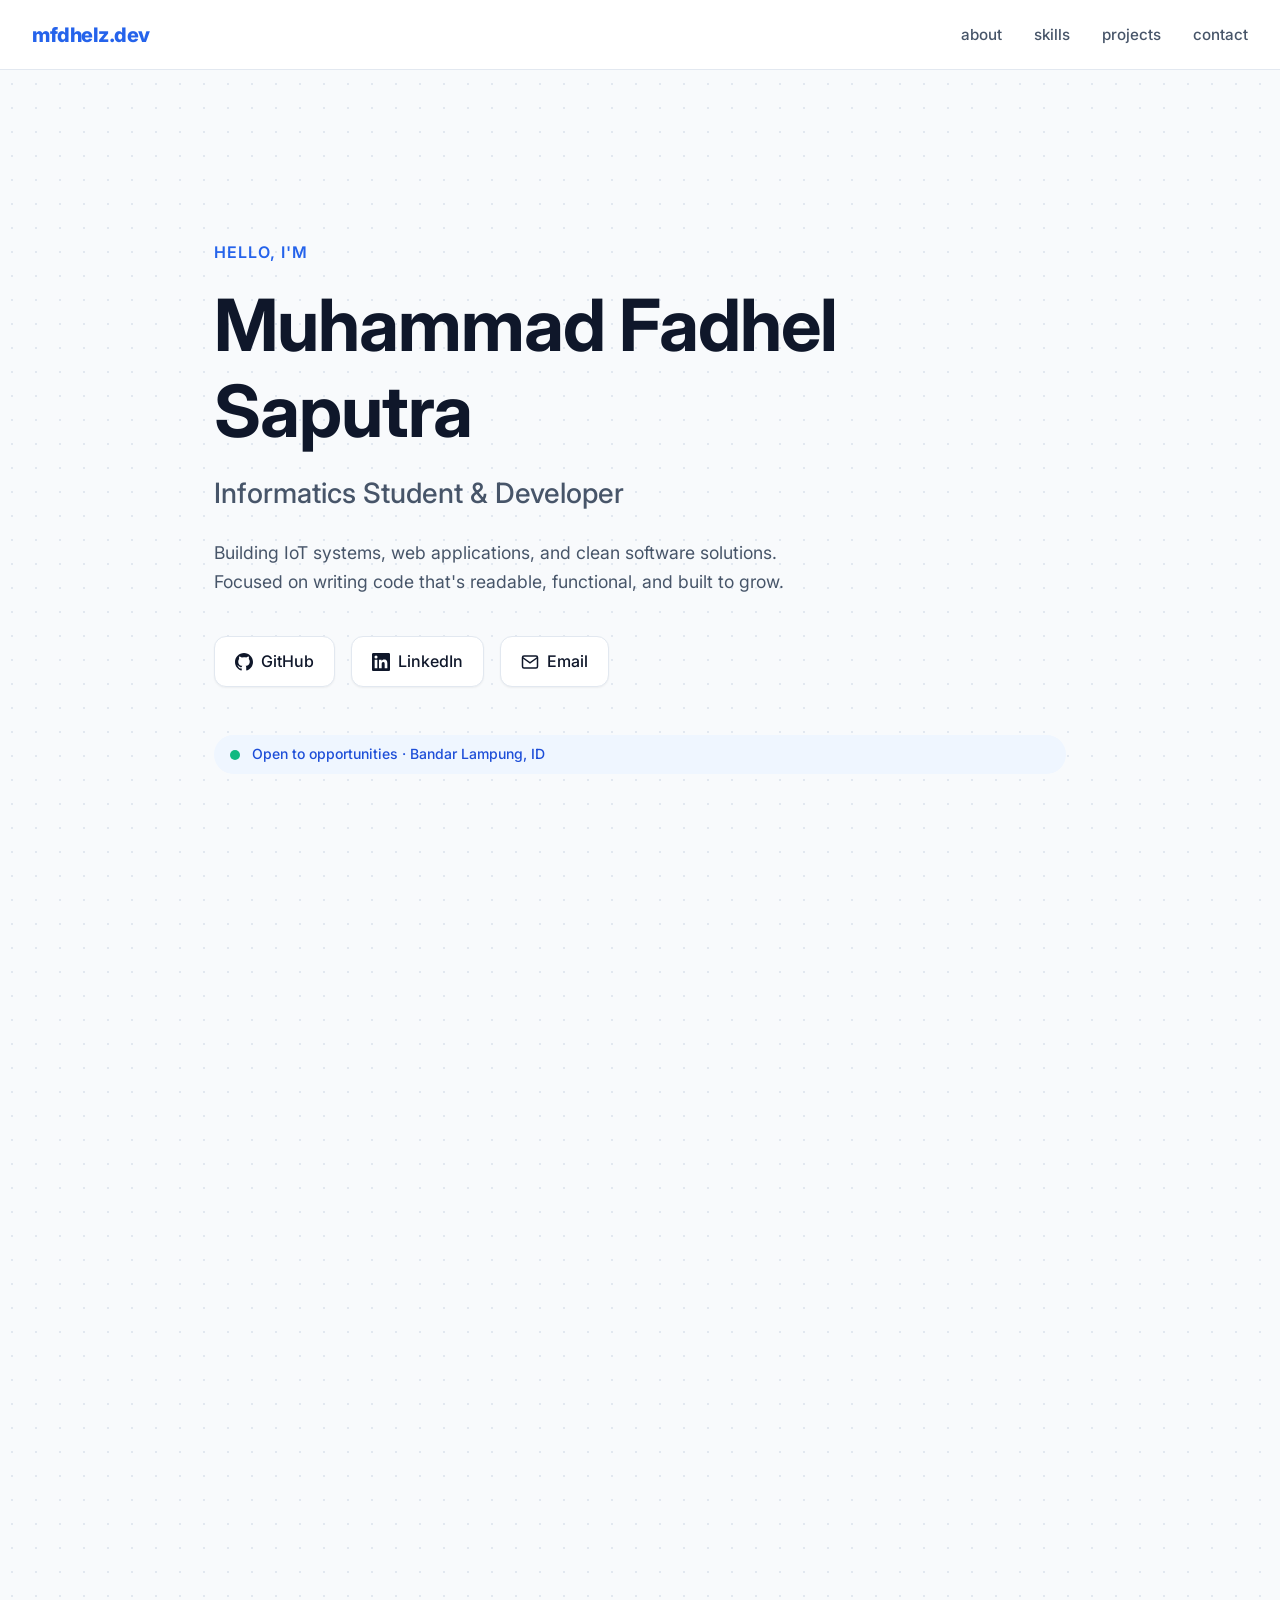
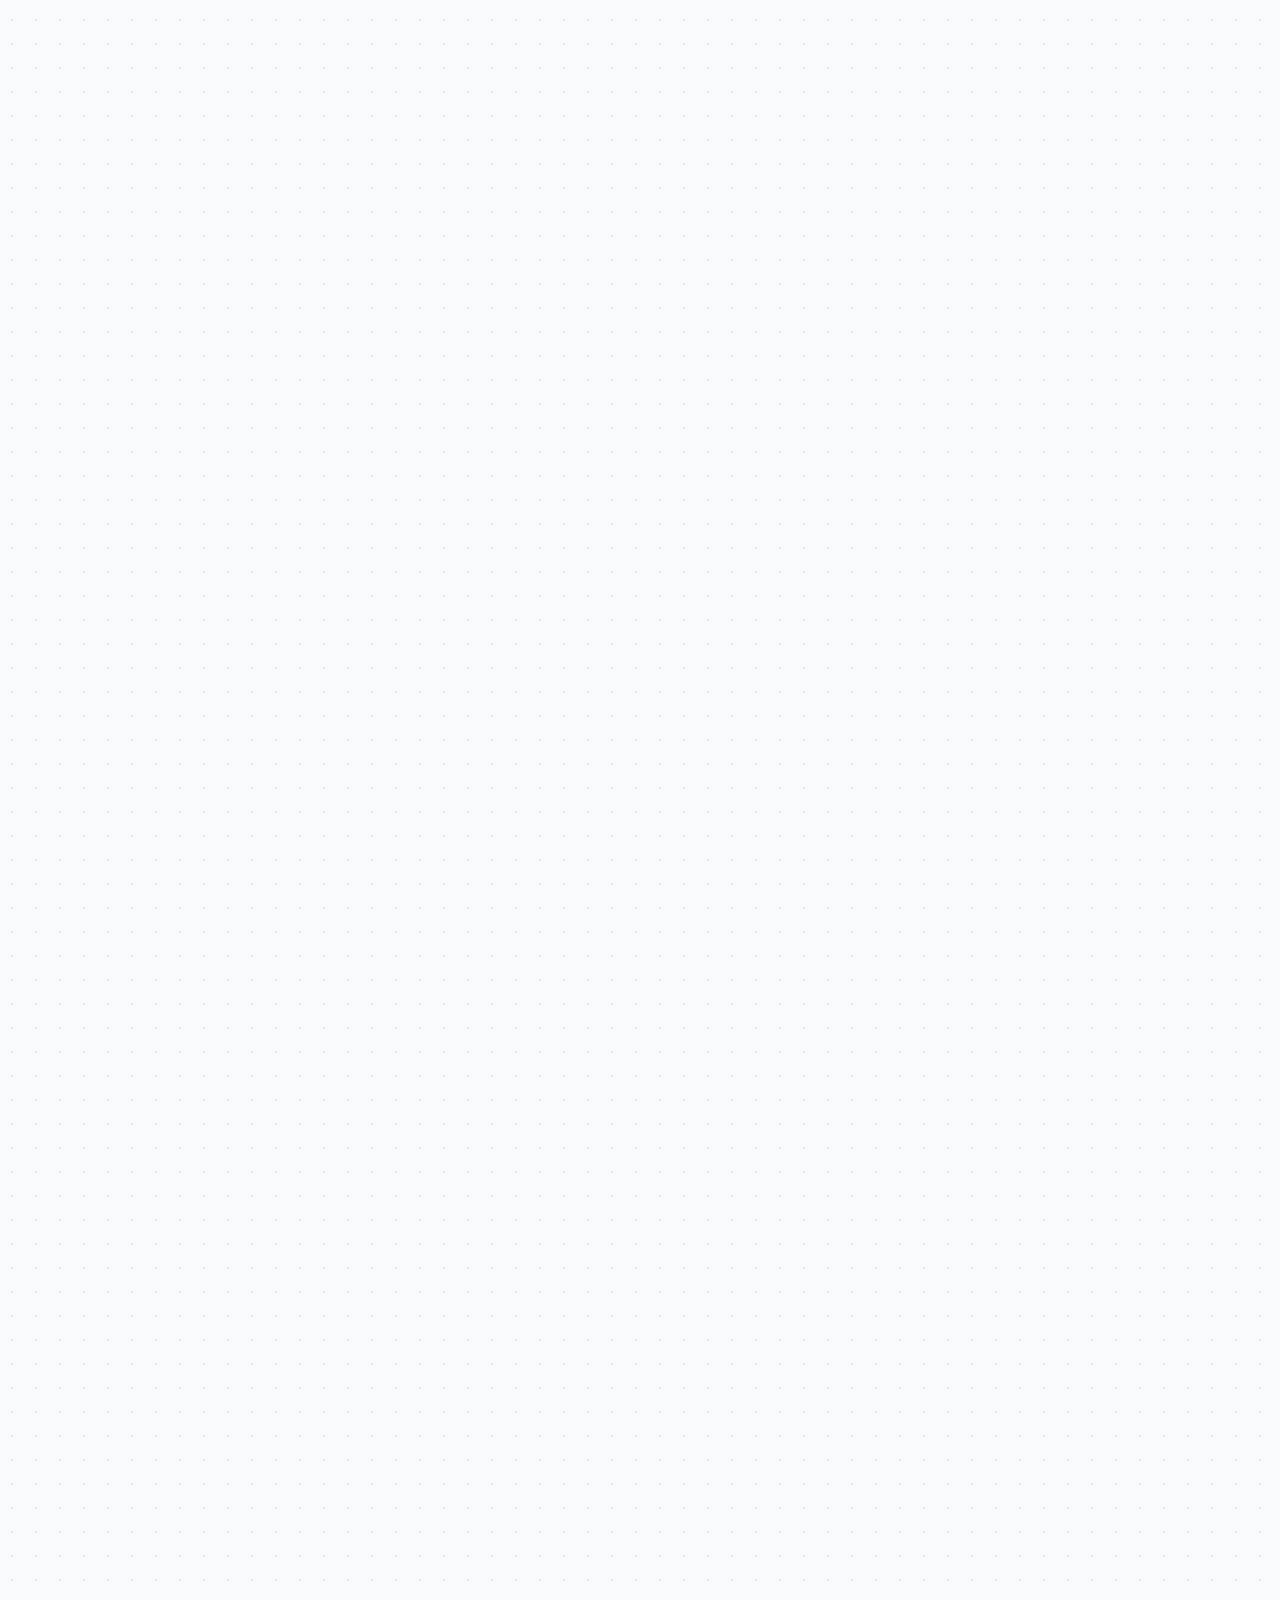
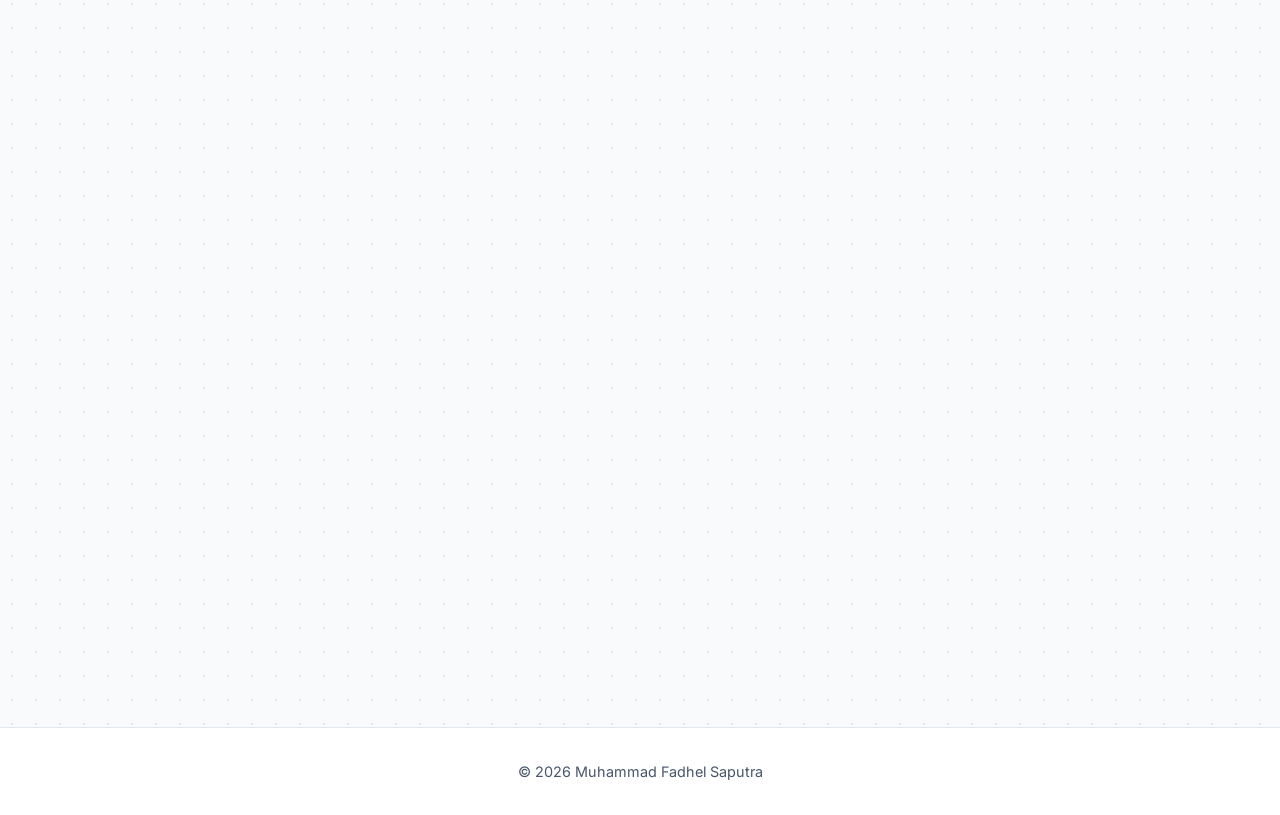
<file: index.html>
<!DOCTYPE html>
<html lang="id">
<head>
<meta charset="UTF-8"/>
<meta name="viewport" content="width=device-width, initial-scale=1.0"/>
<title>Muhammad Fadhel Saputra | Portfolio</title>
<link rel="preconnect" href="https://fonts.googleapis.com">
<link rel="preconnect" href="https://fonts.gstatic.com" crossorigin>
<link href="https://fonts.googleapis.com/css2?family=Inter:wght@400;500;600;700;800&display=swap" rel="stylesheet">
<link rel="stylesheet" href="./style.css"/>
</head>
<body>

<nav>
  <div class="nav-logo">mfdhelz.dev</div>
  <ul class="nav-links">
    <li><a href="#about">about</a></li>
    <li><a href="#skills">skills</a></li>
    <li><a href="#projects">projects</a></li>
    <li><a href="#contact">contact</a></li>
  </ul>
</nav>

<main>

  <!-- HERO -->
  <section id="hero">
    <div class="hero-pre">Hello, I'm</div>
    <h1 class="hero-name">Muhammad Fadhel Saputra</h1>
    <div class="hero-title" data-text="Informatics Student &amp; Developer">Informatics Student &amp; Developer</div>
    <p class="hero-desc">
      Building IoT systems, web applications, and clean software solutions.
      Focused on writing code that's readable, functional, and built to grow.
    </p>
    <div class="hero-links">
      <a href="https://github.com/georguess" target="_blank" class="hero-link">
        <svg viewBox="0 0 24 24" fill="currentColor"><path d="M12 0C5.37 0 0 5.37 0 12c0 5.3 3.44 9.8 8.2 11.37.6.1.82-.26.82-.57v-2.2c-3.34.73-4.04-1.61-4.04-1.61-.55-1.39-1.34-1.76-1.34-1.76-1.09-.74.08-.73.08-.73 1.2.08 1.84 1.24 1.84 1.24 1.07 1.83 2.8 1.3 3.49 1 .1-.78.42-1.3.76-1.6-2.67-.3-5.47-1.33-5.47-5.93 0-1.31.47-2.38 1.24-3.22-.14-.3-.54-1.52.1-3.18 0 0 1.01-.32 3.3 1.23a11.5 11.5 0 0 1 3-.4c1.02 0 2.04.13 3 .4 2.28-1.55 3.29-1.23 3.29-1.23.65 1.66.24 2.88.12 3.18.77.84 1.23 1.91 1.23 3.22 0 4.61-2.8 5.63-5.48 5.92.43.37.81 1.1.81 2.22v3.29c0 .32.21.68.82.57C20.56 21.8 24 17.3 24 12c0-6.63-5.37-12-12-12z"/></svg>
        GitHub
      </a>
      <a href="https://www.linkedin.com/in/mfdhelz/" target="_blank" class="hero-link">
        <svg viewBox="0 0 24 24" fill="currentColor"><path d="M20.45 20.45h-3.55v-5.57c0-1.33-.03-3.04-1.85-3.04-1.85 0-2.14 1.45-2.14 2.94v5.67H9.36V9h3.41v1.56h.05c.48-.9 1.64-1.85 3.37-1.85 3.6 0 4.27 2.37 4.27 5.45v6.29zM5.34 7.43a2.06 2.06 0 1 1 0-4.12 2.06 2.06 0 0 1 0 4.12zm1.78 13.02H3.56V9h3.56v11.45zM22.22 0H1.77C.79 0 0 .77 0 1.73v20.54C0 23.23.79 24 1.77 24h20.45C23.21 24 24 23.23 24 22.27V1.73C24 .77 23.21 0 22.22 0z"/></svg>
        LinkedIn
      </a>
      <a href="mailto:mfadhelsaputra2@gmail.com" class="hero-link">
        <svg viewBox="0 0 24 24" fill="none" stroke="currentColor" stroke-width="2"><path d="M4 4h16c1.1 0 2 .9 2 2v12c0 1.1-.9 2-2 2H4c-1.1 0-2-.9-2-2V6c0-1.1.9-2 2-2z"/><polyline points="22,6 12,13 2,6"/></svg>
        Email
      </a>
    </div>
    <div class="status-bar">
      <span class="status-dot"></span>
      <span>Open to opportunities · Bandar Lampung, ID</span>
    </div>
  </section>

  <!-- ABOUT -->
  <section id="about" class="fade-in">
    <div class="sec-num" style="display:none">01</div>
    <h2 class="sec-title">About</h2>
    <div class="sec-divider"></div>
    <div class="about-grid">
      <div class="about-text">
        <p>I'm an informatics student with a focus on building functional systems, from IoT-based hardware integrations to web applications with clean, maintainable code.</p>
        <p>I enjoy solving real problems through technology, whether it's automating attendance, monitoring environments in real-time, or designing software specifications that actually make sense.</p>
        <p>Currently pursuing my undergraduate degree while actively building projects and sharpening my skills across the stack.</p>
      </div>
      <div class="edu-card">
        <h3>Education</h3>
        <div class="edu-row"><span class="edu-key">Institution:</span><span class="edu-val">Universitas Lampung</span></div>
        <div class="edu-row"><span class="edu-key">Degree:</span><span class="edu-val">S1 Teknik Informatika</span></div>
        <div class="edu-row"><span class="edu-key">Period:</span><span class="edu-val">Aug 2024 – Present</span></div>
        <div class="edu-row"><span class="edu-key">Location:</span><span class="edu-val">Bandar Lampung</span></div>
        <div class="edu-row"><span class="edu-key">Status:</span><span class="edu-val text-green">Active</span></div>
      </div>
    </div>
  </section>

  <!-- SKILLS -->
  <section id="skills" class="fade-in">
    <div class="sec-num" style="display:none">02</div>
    <h2 class="sec-title">Skills</h2>
    <div class="sec-divider"></div>
    <div class="skills-grid">
      <div class="skill-module">
        <div class="module-name">Languages</div>
        <div class="skill-tags">
          <span class="skill-tag">Java</span>
          <span class="skill-tag">C++</span>
          <span class="skill-tag">Python</span>
          <span class="skill-tag">PHP</span>
          <span class="skill-tag">JavaScript</span>
        </div>
      </div>
      <div class="skill-module">
        <div class="module-name">Frontend</div>
        <div class="skill-tags">
          <span class="skill-tag">HTML5</span>
          <span class="skill-tag">CSS</span>
          <span class="skill-tag">Tailwind CSS</span>
          <span class="skill-tag">Next.js</span>
        </div>
      </div>
      <div class="skill-module">
        <div class="module-name">IoT</div>
        <div class="skill-tags">
          <span class="skill-tag">Arduino</span>
          <span class="skill-tag">ESP32</span>
          <span class="skill-tag">ESP8266</span>
          <span class="skill-tag">Sensor Integration</span>
        </div>
      </div>
      <div class="skill-module">
        <div class="module-name">Databases</div>
        <div class="skill-tags">
          <span class="skill-tag">MySQL</span>
          <span class="skill-tag">PostgreSQL</span>
          <span class="skill-tag">Firebase</span>
        </div>
      </div>
      <div class="skill-module">
        <div class="module-name">Tools</div>
        <div class="skill-tags">
          <span class="skill-tag">Git</span>
          <span class="skill-tag">VS Code</span>
          <span class="skill-tag">Postman</span>
        </div>
      </div>
      <div class="skill-module">
        <div class="module-name">Soft Skills</div>
        <div class="skill-tags">
          <span class="skill-tag">Teaching</span>
          <span class="skill-tag">Teamwork</span>
          <span class="skill-tag">Problem Solving</span>
        </div>
      </div>
    </div>
  </section>

  <!-- PROJECTS -->
  <section id="projects" class="fade-in">
    <div class="sec-num" style="display:none">04</div>
    <h2 class="sec-title">Projects</h2>
    <div class="sec-divider"></div>
    <div class="projects-grid">

      <div class="proj-card">
        <img src="./Images/Wiring%20Smart%20hall%20(1).png" alt="Smart Hall Environment System" class="proj-img">
        <div class="proj-name">Smart Hall Environment System</div>
        <span class="proj-tag">IoT &amp; Web</span>
        <p class="proj-desc">Sistem monitoring kondisi ruangan berbasis IoT dan web untuk pemantauan real-time kondisi suhu dan asap sebagai pencegahan kebakaran dini.</p>
        <div class="proj-stack">
          <span class="proj-tech">ESP-32</span>
          <span class="proj-tech">Sensor DHT-22</span>
          <span class="proj-tech">Sensor MQ-2</span>
          <span class="proj-tech">Web Dashboard</span>
          <span class="proj-tech">MySQL</span>
        </div>
        <a href="https://github.com/georguess/Smart-Hall-Environtment-System.git" class="proj-link-btn" target="_blank">
          <svg width="16" height="16" viewBox="0 0 24 24" fill="currentColor"><path d="M12 0C5.37 0 0 5.37 0 12c0 5.3 3.44 9.8 8.2 11.37.6.1.82-.26.82-.57v-2.2c-3.34.73-4.04-1.61-4.04-1.61-.55-1.39-1.34-1.76-1.34-1.76-1.09-.74.08-.73.08-.73 1.2.08 1.84 1.24 1.84 1.24 1.07 1.83 2.8 1.3 3.49 1 .1-.78.42-1.3.76-1.6-2.67-.3-5.47-1.33-5.47-5.93 0-1.31.47-2.38 1.24-3.22-.14-.3-.54-1.52.1-3.18 0 0 1.01-.32 3.3 1.23a11.5 11.5 0 0 1 3-.4c1.02 0 2.04.13 3 .4 2.28-1.55 3.29-1.23 3.29-1.23.65 1.66.24 2.88.12 3.18.77.84 1.23 1.91 1.23 3.22 0 4.61-2.8 5.63-5.48 5.92.43.37.81 1.1.81 2.22v3.29c0 .32.21.68.82.57C20.56 21.8 24 17.3 24 12c0-6.63-5.37-12-12-12z"/></svg>
          View Source
        </a>
      </div>

      <div class="proj-card">
        <img src="./Images/Wiring%20Smart%20Attendance.png" alt="Smart Attendance System" class="proj-img">
        <div class="proj-name">Smart Attendance System</div>
        <span class="proj-tag">IoT &amp; Web</span>
        <p class="proj-desc">Sistem absensi otomatis berbasis IoT dan web dengan identifikasi pengguna dan penyimpanan data real-time ke database terpusat.</p>
        <div class="proj-stack">
          <span class="proj-tech">ESP 32 S3 CAM</span>
          <span class="proj-tech">RFID</span>
          <span class="proj-tech">Laravel</span>
          <span class="proj-tech">PostgreSQL</span>
          <span class="proj-tech">Real-time</span>
        </div>
        <a href="https://github.com/georguess/SMANDING_Smart.git" class="proj-link-btn" target="_blank">
          <svg width="16" height="16" viewBox="0 0 24 24" fill="currentColor"><path d="M12 0C5.37 0 0 5.37 0 12c0 5.3 3.44 9.8 8.2 11.37.6.1.82-.26.82-.57v-2.2c-3.34.73-4.04-1.61-4.04-1.61-.55-1.39-1.34-1.76-1.34-1.76-1.09-.74.08-.73.08-.73 1.2.08 1.84 1.24 1.84 1.24 1.07 1.83 2.8 1.3 3.49 1 .1-.78.42-1.3.76-1.6-2.67-.3-5.47-1.33-5.47-5.93 0-1.31.47-2.38 1.24-3.22-.14-.3-.54-1.52.1-3.18 0 0 1.01-.32 3.3 1.23a11.5 11.5 0 0 1 3-.4c1.02 0 2.04.13 3 .4 2.28-1.55 3.29-1.23 3.29-1.23.65 1.66.24 2.88.12 3.18.77.84 1.23 1.91 1.23 3.22 0 4.61-2.8 5.63-5.48 5.92.43.37.81 1.1.81 2.22v3.29c0 .32.21.68.82.57C20.56 21.8 24 17.3 24 12c0-6.63-5.37-12-12-12z"/></svg>
          View Source
        </a>
      </div>

    </div>
  </section>

  <!-- CONTACT -->
  <section id="contact" class="fade-in">
    <div class="sec-num" style="display:none">05</div>
    <h2 class="sec-title">Contact</h2>
    <div class="sec-divider"></div>
    <div class="contact-wrap">
      <div class="contact-info">
        <p>Ada pertanyaan, proyek, atau mau kolaborasi? Jangan ragu untuk menghubungi.</p>
        <div class="contact-links">
          <a href="mailto:mfadhelsaputra2@gmail.com">
            <svg width="20" height="20" viewBox="0 0 24 24" fill="none" stroke="currentColor" stroke-width="2"><path d="M4 4h16c1.1 0 2 .9 2 2v12c0 1.1-.9 2-2 2H4c-1.1 0-2-.9-2-2V6c0-1.1.9-2 2-2z"/><polyline points="22,6 12,13 2,6"/></svg>
            mfadhelsaputra2@gmail.com
          </a>
          <a href="https://www.linkedin.com/in/mfdhelz/" target="_blank">
            <svg width="20" height="20" viewBox="0 0 24 24" fill="currentColor"><path d="M20.45 20.45h-3.55v-5.57c0-1.33-.03-3.04-1.85-3.04-1.85 0-2.14 1.45-2.14 2.94v5.67H9.36V9h3.41v1.56h.05c.48-.9 1.64-1.85 3.37-1.85 3.6 0 4.27 2.37 4.27 5.45v6.29zM5.34 7.43a2.06 2.06 0 1 1 0-4.12 2.06 2.06 0 0 1 0 4.12zm1.78 13.02H3.56V9h3.56v11.45zM22.22 0H1.77C.79 0 0 .77 0 1.73v20.54C0 23.23.79 24 1.77 24h20.45C23.21 24 24 23.23 24 22.27V1.73C24 .77 23.21 0 22.22 0z"/></svg>
            linkedin.com/in/mfdhelz
          </a>
          <a href="https://github.com/georguess" target="_blank">
            <svg width="20" height="20" viewBox="0 0 24 24" fill="currentColor"><path d="M12 0C5.37 0 0 5.37 0 12c0 5.3 3.44 9.8 8.2 11.37.6.1.82-.26.82-.57v-2.2c-3.34.73-4.04-1.61-4.04-1.61-.55-1.39-1.34-1.76-1.34-1.76-1.09-.74.08-.73.08-.73 1.2.08 1.84 1.24 1.84 1.24 1.07 1.83 2.8 1.3 3.49 1 .1-.78.42-1.3.76-1.6-2.67-.3-5.47-1.33-5.47-5.93 0-1.31.47-2.38 1.24-3.22-.14-.3-.54-1.52.1-3.18 0 0 1.01-.32 3.3 1.23a11.5 11.5 0 0 1 3-.4c1.02 0 2.04.13 3 .4 2.28-1.55 3.29-1.23 3.29-1.23.65 1.66.24 2.88.12 3.18.77.84 1.23 1.91 1.23 3.22 0 4.61-2.8 5.63-5.48 5.92.43.37.81 1.1.81 2.22v3.29c0 .32.21.68.82.57C20.56 21.8 24 17.3 24 12c0-6.63-5.37-12-12-12z"/></svg>
            github.com/georguess
          </a>
        </div>
      </div>
      <div class="contact-form">
        <div class="form-body">
          <div class="form-field"><label>Name</label><input type="text" id="contact-name" placeholder="John Doe"/></div>
          <div class="form-field"><label>Email</label><input type="email" id="contact-email" placeholder="john@example.com"/></div>
          <div class="form-field"><label>Message</label><textarea id="contact-message" rows="4" placeholder="How can we help you?"></textarea></div>
          <button class="form-submit" onclick="window.handleContact(event)">Send Message</button>
        </div>
      </div>
    </div>
  </section>

</main>

<footer>
  <p>© 2026 Muhammad Fadhel Saputra</p>
</footer>

<script src="./main.js"></script>
</body>
</html>
</file>
<file: style.css>
/* style.css - Professional Light Theme */
:root {
  --bg: #ffffff;
  --bg-alt: #f8fafc;
  --bg-card: #ffffff;
  --text-main: #0f172a;
  --text-muted: #475569;
  --primary: #2563eb;
  --primary-hover: #1d4ed8;
  --primary-light: #eff6ff;
  --border: #e2e8f0;
  --radius: 12px;
  --shadow-sm: 0 1px 2px 0 rgb(0 0 0 / 0.05);
  --shadow-md: 0 4px 6px -1px rgb(0 0 0 / 0.1), 0 2px 4px -2px rgb(0 0 0 / 0.1);
  --shadow-lg: 0 10px 15px -3px rgb(0 0 0 / 0.1), 0 4px 6px -4px rgb(0 0 0 / 0.1);
  --font-sans: 'Inter', system-ui, -apple-system, sans-serif;
}

* {
  margin: 0;
  padding: 0;
  box-sizing: border-box;
}

html {
  scroll-behavior: smooth;
}

body {
  background-color: var(--bg-alt);
  background-image: radial-gradient(var(--border) 1.5px, transparent 1.5px);
  background-size: 24px 24px;
  color: var(--text-main);
  font-family: var(--font-sans);
  line-height: 1.6;
  font-size: 16px;
  overflow-x: hidden;
}

/* Typography */
h1, h2, h3, h4, h5, h6 {
  font-weight: 700;
  line-height: 1.2;
  color: var(--text-main);
}

p {
  color: var(--text-muted);
}

a {
  color: var(--primary);
  text-decoration: none;
  transition: all 0.2s ease;
}

a:hover {
  color: var(--primary-hover);
}

/* Navbar */
nav {
  position: sticky;
  top: 0;
  width: 100%;
  background: rgba(255, 255, 255, 0.95);
  backdrop-filter: blur(8px);
  border-bottom: 1px solid var(--border);
  z-index: 100;
  display: flex;
  justify-content: space-between;
  align-items: center;
  padding: 1rem 2rem;
  height: 70px;
}

.nav-logo {
  font-weight: 800;
  font-size: 1.25rem;
  color: var(--primary);
  letter-spacing: -0.5px;
}

.nav-links {
  display: flex;
  gap: 2rem;
  list-style: none;
}

.nav-links a {
  color: var(--text-muted);
  font-weight: 500;
  font-size: 0.95rem;
}

.nav-links a:hover {
  color: var(--primary);
}

/* Layout */
main {
  max-width: 900px;
  margin: 0 auto;
  padding: 0 1.5rem;
}

section {
  padding: 6rem 0;
}

.sec-title {
  font-size: 2rem;
  margin-bottom: 0.5rem;
  letter-spacing: -0.5px;
}

.sec-divider {
  width: 60px;
  height: 4px;
  background: var(--primary);
  border-radius: 2px;
  margin-bottom: 3rem;
}

/* Hero Section */
#hero {
  min-height: 100vh;
  display: flex;
  flex-direction: column;
  justify-content: center;
  padding-top: 70px;
}

.hero-pre {
  color: var(--primary);
  font-weight: 600;
  font-size: 1rem;
  margin-bottom: 1rem;
  text-transform: uppercase;
  letter-spacing: 1px;
}

.hero-name {
  font-size: clamp(2.5rem, 6vw, 4.5rem);
  letter-spacing: -1px;
  margin-bottom: 1rem;
}

.hero-title {
  font-size: clamp(1.25rem, 3vw, 1.75rem);
  color: var(--text-muted);
  font-weight: 500;
  margin-bottom: 1.5rem;
}

.hero-desc {
  font-size: 1.1rem;
  max-width: 600px;
  margin-bottom: 2.5rem;
}

.hero-links {
  display: flex;
  gap: 1rem;
  flex-wrap: wrap;
}

.hero-link {
  display: inline-flex;
  align-items: center;
  gap: 0.5rem;
  padding: 0.75rem 1.25rem;
  background: var(--bg-card);
  border: 1px solid var(--border);
  border-radius: var(--radius);
  color: var(--text-main);
  font-weight: 500;
  box-shadow: var(--shadow-sm);
}

.hero-link:hover {
  border-color: var(--primary);
  color: var(--primary);
  transform: translateY(-2px);
  box-shadow: var(--shadow-md);
}

.hero-link svg {
  width: 18px;
  height: 18px;
}

/* Status Bar */
.status-bar {
  margin-top: 3rem;
  display: inline-flex;
  align-items: center;
  gap: 0.75rem;
  padding: 0.5rem 1rem;
  background: var(--primary-light);
  border-radius: 99px;
  font-size: 0.875rem;
  font-weight: 500;
  color: var(--primary-hover);
}

.status-dot {
  width: 10px;
  height: 10px;
  background: #10b981;
  border-radius: 50%;
  animation: pulse 2s infinite;
}

@keyframes pulse {
  0%, 100% { transform: scale(1); opacity: 1; }
  50% { transform: scale(1.2); opacity: 0.7; }
}

/* About Grid */
.about-grid {
  display: grid;
  grid-template-columns: 3fr 2fr;
  gap: 3rem;
  align-items: start;
}

.about-text p {
  margin-bottom: 1.25rem;
  font-size: 1.05rem;
}

.edu-card {
  background: var(--bg-card);
  border: 1px solid var(--border);
  border-radius: var(--radius);
  padding: 1.5rem;
  box-shadow: var(--shadow-sm);
}

.edu-card h3 {
  font-size: 1.25rem;
  margin-bottom: 1rem;
  padding-bottom: 0.5rem;
  border-bottom: 1px solid var(--border);
}

.edu-row {
  display: flex;
  justify-content: space-between;
  margin-bottom: 0.75rem;
  font-size: 0.95rem;
}

.edu-key { color: var(--text-muted); }
.edu-val { font-weight: 500; text-align: right; }
.text-green { color: #10b981; }
.text-gold { color: #d97706; }

/* Skills Section */
.skills-grid {
  display: grid;
  grid-template-columns: repeat(auto-fill, minmax(250px, 1fr));
  gap: 1.5rem;
}

.skill-module {
  background: var(--bg-card);
  border: 1px solid var(--border);
  border-radius: var(--radius);
  padding: 1.5rem;
  box-shadow: var(--shadow-sm);
  transition: box-shadow 0.2s, border-color 0.2s;
}

.skill-module:hover {
  border-color: var(--primary);
  box-shadow: var(--shadow-md);
}

.module-name {
  font-size: 1.1rem;
  font-weight: 600;
  margin-bottom: 1rem;
  color: var(--primary);
}

.skill-tags {
  display: flex;
  flex-wrap: wrap;
  gap: 0.5rem;
}

.skill-tag {
  background: var(--bg-alt);
  border: 1px solid var(--border);
  padding: 0.35rem 0.75rem;
  border-radius: 99px;
  font-size: 0.85rem;
  font-weight: 500;
  color: var(--text-main);
}

/* Experience */
.exp-log {
  display: flex;
  flex-direction: column;
  gap: 2rem;
}

.exp-entry {
  position: relative;
  padding-left: 2rem;
  border-left: 2px solid var(--border);
}

.exp-entry::before {
  content: '';
  position: absolute;
  left: -7px;
  top: 0;
  width: 12px;
  height: 12px;
  background: var(--primary);
  border-radius: 50%;
  border: 2px solid var(--bg-alt);
}

.exp-meta {
  display: flex;
  align-items: center;
  gap: 1rem;
  margin-bottom: 0.5rem;
  flex-wrap: wrap;
}

.exp-date {
  font-size: 0.85rem;
  font-weight: 600;
  color: var(--primary);
  background: var(--primary-light);
  padding: 0.25rem 0.75rem;
  border-radius: 99px;
}

.exp-role {
  font-size: 1.2rem;
  font-weight: 700;
  color: var(--text-main);
}

.exp-org {
  font-size: 0.95rem;
  color: var(--text-muted);
  font-weight: 500;
  margin-bottom: 1rem;
}

.exp-points {
  list-style: none;
}

.exp-points li {
  position: relative;
  padding-left: 1.5rem;
  margin-bottom: 0.5rem;
  color: var(--text-muted);
}

.exp-points li::before {
  content: '✓';
  position: absolute;
  left: 0;
  color: var(--primary);
  font-weight: bold;
}

/* Projects */
.projects-grid {
  display: grid;
  grid-template-columns: repeat(auto-fit, minmax(300px, 1fr));
  gap: 2rem;
}

.proj-card {
  background: var(--bg-card);
  border: 1px solid var(--border);
  border-radius: var(--radius);
  overflow: hidden;
  box-shadow: var(--shadow-sm);
  display: flex;
  flex-direction: column;
  transition: transform 0.2s, box-shadow 0.2s;
}

.proj-img {
  width: 100%;
  height: 200px;
  object-fit: cover;
  border-bottom: 1px solid var(--border);
  display: block;
}

.proj-card:hover {
  transform: translateY(-4px);
  box-shadow: var(--shadow-lg);
  border-color: var(--primary);
}

.proj-card > div:not(.proj-img) {
  padding: 0 1.5rem;
}

.proj-name {
  font-size: 1.25rem;
  font-weight: 700;
  margin-top: 1.5rem;
  margin-bottom: 0.5rem;
}

.proj-tag {
  display: inline-block;
  font-size: 0.75rem;
  font-weight: 600;
  background: var(--primary-light);
  color: var(--primary);
  padding: 0.25rem 0.5rem;
  border-radius: 4px;
  margin-bottom: 1rem;
  text-transform: uppercase;
  letter-spacing: 0.5px;
}

.proj-desc {
  flex: 1;
  margin-bottom: 1.5rem;
}

.proj-stack {
  display: flex;
  flex-wrap: wrap;
  gap: 0.5rem;
  padding-top: 1rem;
  padding-bottom: 1.5rem;
  border-top: 1px solid var(--border);
}

.proj-tech {
  font-size: 0.8rem;
  font-weight: 500;
  color: var(--text-muted);
  background: var(--bg-alt);
  padding: 0.25rem 0.5rem;
  border-radius: 4px;
}

.proj-link-btn {
  display: inline-flex;
  align-items: center;
  gap: 0.5rem;
  padding: 0.5rem 1rem;
  margin: 0 1.5rem 1.5rem 1.5rem;
  background: var(--bg-alt);
  color: var(--text-main);
  border: 1px solid var(--border);
  border-radius: 6px;
  text-decoration: none;
  font-size: 0.85rem;
  font-weight: 500;
  transition: all 0.2s;
  align-self: flex-start;
}

.proj-link-btn:hover {
  background: var(--primary);
  color: white;
  border-color: var(--primary);
}

/* Contact Section */
.contact-wrap {
  display: grid;
  grid-template-columns: 1fr 1fr;
  gap: 3rem;
}

.contact-info p {
  font-size: 1.1rem;
  margin-bottom: 2rem;
}

.contact-links {
  display: flex;
  flex-direction: column;
  gap: 1rem;
}

.contact-links a {
  display: inline-flex;
  align-items: center;
  gap: 0.75rem;
  font-size: 1.05rem;
  font-weight: 500;
}

.contact-form {
  background: var(--bg-card);
  border: 1px solid var(--border);
  border-radius: var(--radius);
  padding: 2rem;
  box-shadow: var(--shadow-md);
}

.form-body {
  display: flex;
  flex-direction: column;
  gap: 1.25rem;
}

.form-field label {
  display: block;
  font-size: 0.9rem;
  font-weight: 600;
  margin-bottom: 0.5rem;
  color: var(--text-main);
}

.form-field input, .form-field textarea {
  width: 100%;
  padding: 0.75rem 1rem;
  background: var(--bg-alt);
  border: 1px solid var(--border);
  border-radius: 8px;
  font-family: inherit;
  font-size: 1rem;
  transition: border-color 0.2s, box-shadow 0.2s;
}

.form-field input:focus, .form-field textarea:focus {
  outline: none;
  border-color: var(--primary);
  box-shadow: 0 0 0 3px var(--primary-light);
}

.form-submit {
  background: var(--primary);
  color: white;
  border: none;
  padding: 0.875rem 1.5rem;
  border-radius: 8px;
  font-size: 1rem;
  font-weight: 600;
  cursor: pointer;
  transition: background-color 0.2s;
  margin-top: 0.5rem;
}

.form-submit:hover {
  background: var(--primary-hover);
}

/* Footer */
footer {
  text-align: center;
  padding: 2rem;
  border-top: 1px solid var(--border);
  margin-top: 4rem;
  color: var(--text-muted);
  font-size: 0.9rem;
  background: var(--bg-card);
}

/* Animations */
.fade-in {
  opacity: 0;
  transform: translateY(20px);
  transition: opacity 0.6s ease-out, transform 0.6s ease-out;
}

.fade-in.visible {
  opacity: 1;
  transform: none;
}

/* Responsive */
@media (max-width: 768px) {
  .about-grid, .contact-wrap {
    grid-template-columns: 1fr;
  }
  
  nav .nav-links {
    display: none;
  }
  
  .hero-name {
    font-size: 2.5rem;
  }
}
</file>
